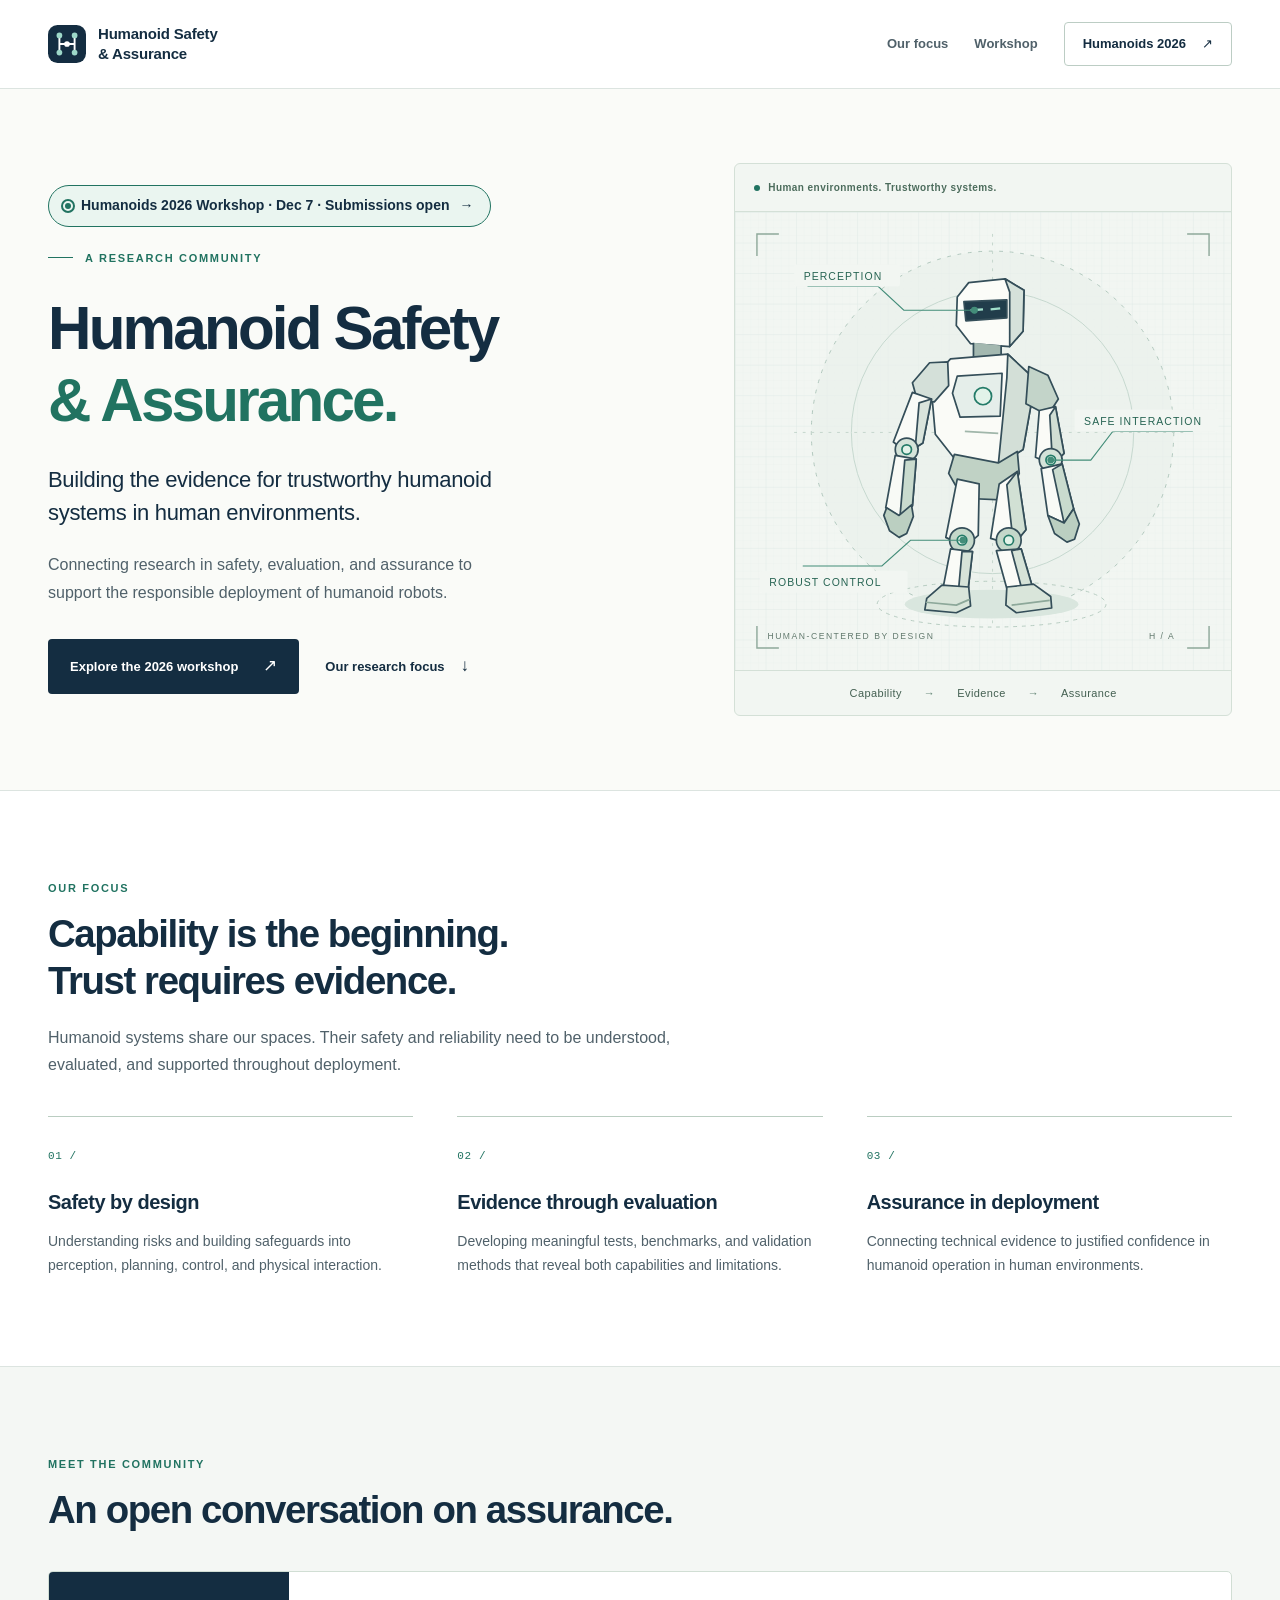
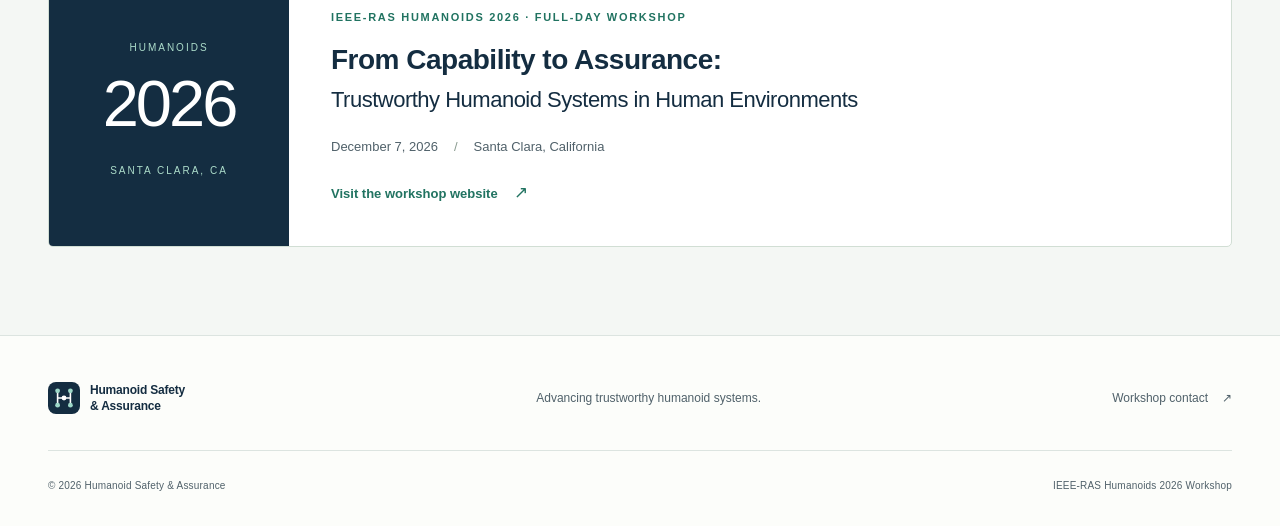
<file: index.html>
<!DOCTYPE html>
<html lang="en">
<head>
  <meta charset="UTF-8">
  <meta name="viewport" content="width=device-width, initial-scale=1.0">
  <meta name="description" content="A research community dedicated to the safety, assurance, evaluation, and trustworthy deployment of humanoid systems. Explore our IEEE-RAS Humanoids 2026 workshop.">
  <meta name="theme-color" content="#142d41">
  <meta property="og:title" content="Humanoid Safety &amp; Assurance">
  <meta property="og:description" content="Building the evidence for trustworthy humanoid systems in human environments.">
  <meta property="og:type" content="website">
  <title>Humanoid Safety &amp; Assurance</title>
  <link rel="icon" href="assets/images/mark.svg" type="image/svg+xml">
  <link rel="stylesheet" href="assets/css/site.css?v=b49c71e280d5">
  <script src="assets/js/site.js" defer></script>
</head>
<body>
  <a class="skip-link" href="#main">Skip to content</a>
  <header class="site-header">
    <div class="container header-inner">
      <a class="brand" href="./" aria-label="Humanoid Safety and Assurance home">
        <img src="assets/images/mark.svg" width="38" height="38" alt="">
        <span>Humanoid Safety<span class="brand-second-line">&amp; Assurance</span></span>
      </a>
      <button class="menu-toggle" type="button" aria-expanded="false" aria-controls="primary-navigation" aria-label="Open navigation">
        <span>Menu</span><span class="menu-icon" aria-hidden="true"></span>
      </button>
      <nav class="site-nav" id="primary-navigation" aria-label="Main navigation">
        <a href="#focus">Our focus</a>
        <a href="#workshop">Workshop</a>
        <a class="nav-action" href="humanoids2026/">Humanoids 2026 <span aria-hidden="true">↗</span></a>
      </nav>
    </div>
  </header>

  <main id="main">
    <section class="hero home-hero" aria-labelledby="home-title">
      <div class="container hero-grid">
        <div class="hero-copy">
          <a class="announce-pill" href="humanoids2026/"><span class="status-dot" aria-hidden="true"></span> Humanoids 2026 Workshop · Dec 7 · Submissions open <span aria-hidden="true">→</span></a>
          <p class="eyebrow"><span class="eyebrow-line" aria-hidden="true"></span> A research community</p>
          <h1 id="home-title">Humanoid Safety<br><span class="text-teal">&amp; Assurance.</span></h1>
          <p class="hero-intro">Building the evidence for trustworthy humanoid systems in human environments.</p>
          <p class="hero-description">Connecting research in safety, evaluation, and assurance to support the responsible deployment of humanoid robots.</p>
          <div class="hero-actions">
            <a class="button button-primary" href="humanoids2026/">Explore the 2026 workshop <span aria-hidden="true">↗</span></a>
            <a class="text-link" href="#focus">Our research focus <span aria-hidden="true">↓</span></a>
          </div>
        </div>
        <figure class="hero-figure">
          <div class="figure-heading"><span class="status-dot" aria-hidden="true"></span> Human environments. Trustworthy systems.</div>
          <img src="assets/images/assurance-figure.svg" width="520" height="480" alt="A humanoid robot within an assurance boundary, with callouts for perception, safe interaction, and robust control.">
          <figcaption><span>Capability</span><span aria-hidden="true">→</span><span>Evidence</span><span aria-hidden="true">→</span><span>Assurance</span></figcaption>
        </figure>
      </div>
    </section>

    <section class="section" id="focus" aria-labelledby="focus-title">
      <div class="container">
        <div class="section-heading">
          <p class="eyebrow">Our focus</p>
          <h2 id="focus-title">Capability is the beginning.<br>Trust requires evidence.</h2>
          <p class="section-intro">Humanoid systems share our spaces. Their safety and reliability need to be understood, evaluated, and supported throughout deployment.</p>
        </div>
        <div class="focus-grid">
          <article class="focus-item">
            <span class="item-number">01 /</span>
            <h3>Safety by design</h3>
            <p>Understanding risks and building safeguards into perception, planning, control, and physical interaction.</p>
          </article>
          <article class="focus-item">
            <span class="item-number">02 /</span>
            <h3>Evidence through evaluation</h3>
            <p>Developing meaningful tests, benchmarks, and validation methods that reveal both capabilities and limitations.</p>
          </article>
          <article class="focus-item">
            <span class="item-number">03 /</span>
            <h3>Assurance in deployment</h3>
            <p>Connecting technical evidence to justified confidence in humanoid operation in human environments.</p>
          </article>
        </div>
      </div>
    </section>

    <section class="section section-tinted" id="workshop" aria-labelledby="event-title">
      <div class="container">
        <div class="section-heading compact-heading">
          <p class="eyebrow">Meet the community</p>
          <h2 id="event-title">An open conversation on assurance.</h2>
        </div>
        <article class="event-card">
          <div class="event-year" aria-hidden="true">
            <span>HUMANOIDS</span>
            <strong>2026</strong>
            <span>SANTA CLARA, CA</span>
          </div>
          <div class="event-copy">
            <p class="eyebrow">IEEE-RAS Humanoids 2026 · Full-day workshop</p>
            <h3>
              <a href="humanoids2026/">
                From Capability to Assurance:<br>
                <span>Trustworthy Humanoid Systems in Human Environments</span>
              </a>
            </h3>
            <p class="event-details">
              <time datetime="2026-12-07">December 7, 2026</time>
              <span aria-hidden="true">/</span>
              Santa Clara, California
            </p>
            <a class="text-link" href="humanoids2026/">Visit the workshop website <span aria-hidden="true">↗</span></a>
          </div>
        </article>
      </div>
    </section>
  </main>

  <footer class="site-footer">
    <div class="container footer-main">
      <a class="brand" href="./">
        <img src="assets/images/mark.svg" width="32" height="32" alt="">
        <span>Humanoid Safety<span class="brand-second-line">&amp; Assurance</span></span>
      </a>
      <p>Advancing trustworthy humanoid systems.</p>
      <a href="humanoids2026/#contact">Workshop contact <span aria-hidden="true">↗</span></a>
    </div>
    <div class="container footer-bottom">
      <span>© 2026 Humanoid Safety &amp; Assurance</span>
      <a href="humanoids2026/">IEEE-RAS Humanoids 2026 Workshop</a>
    </div>
  </footer>
</body>
</html>
</file>
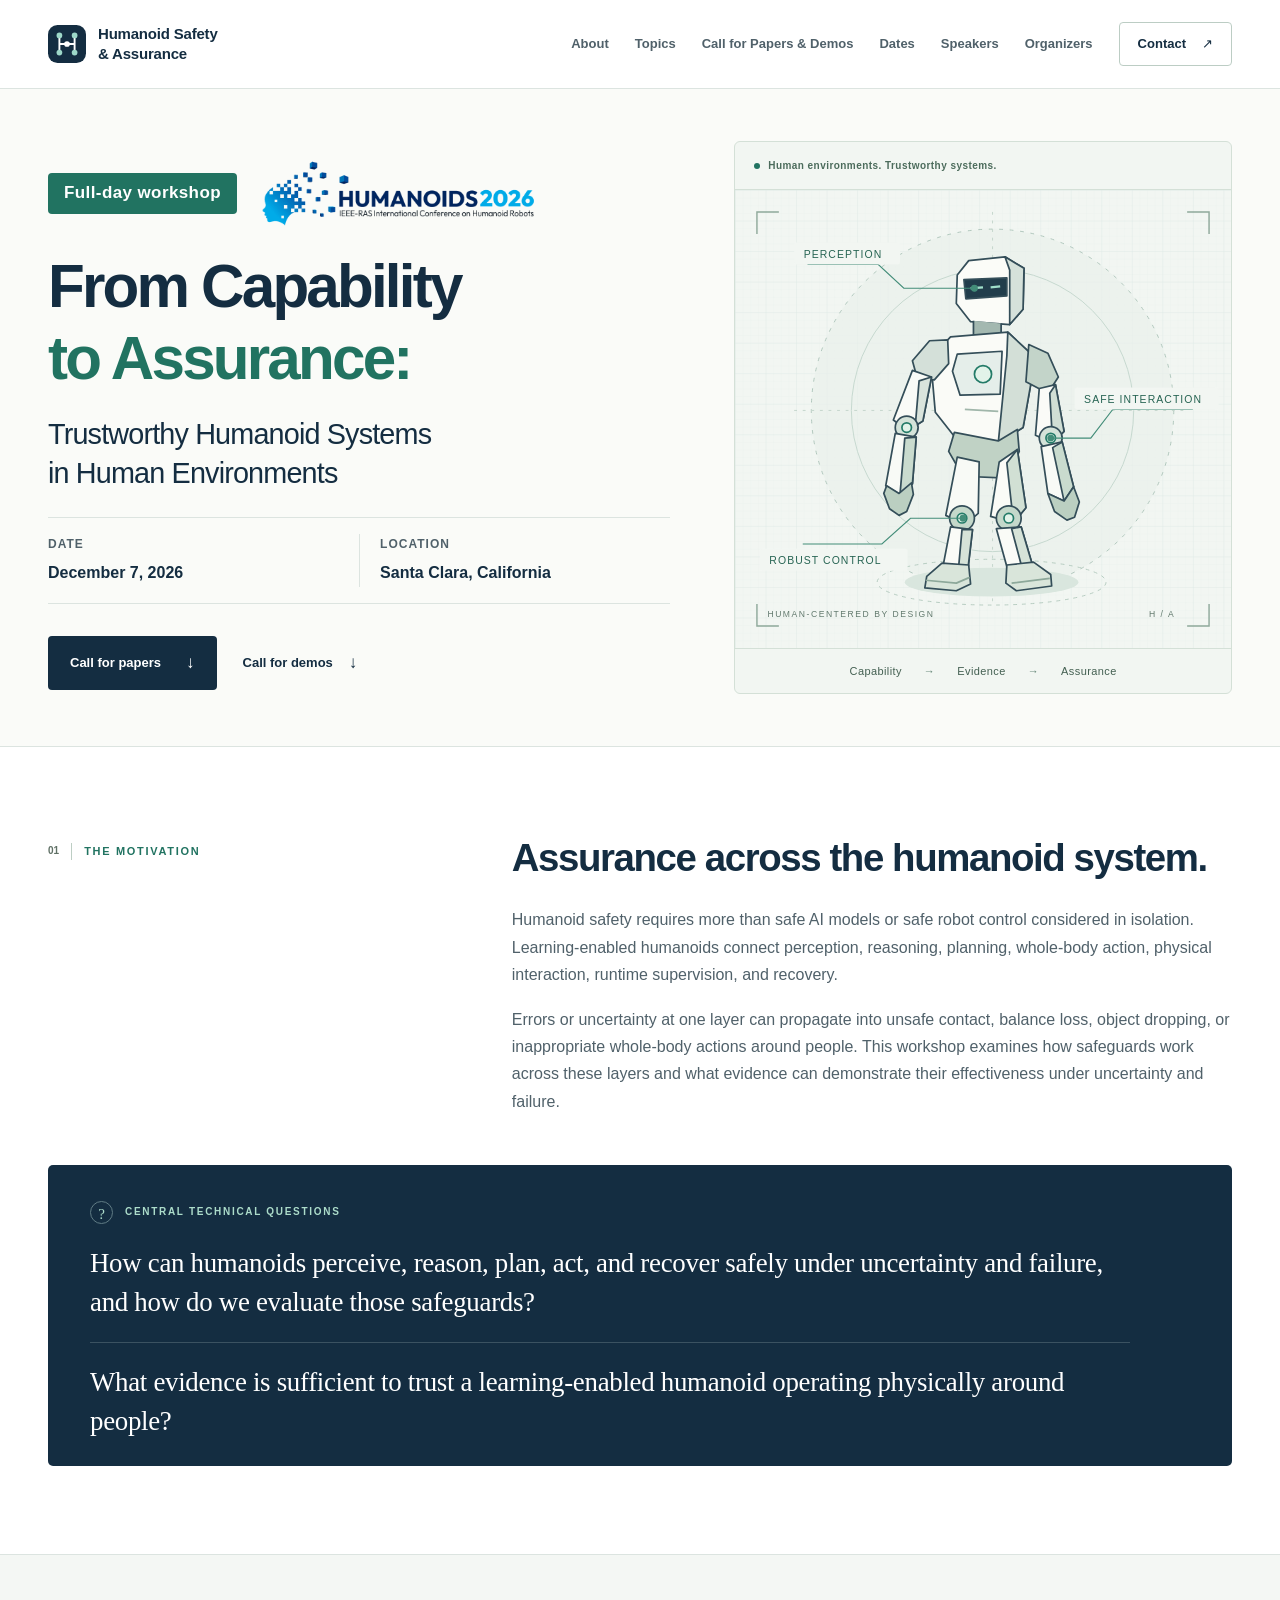
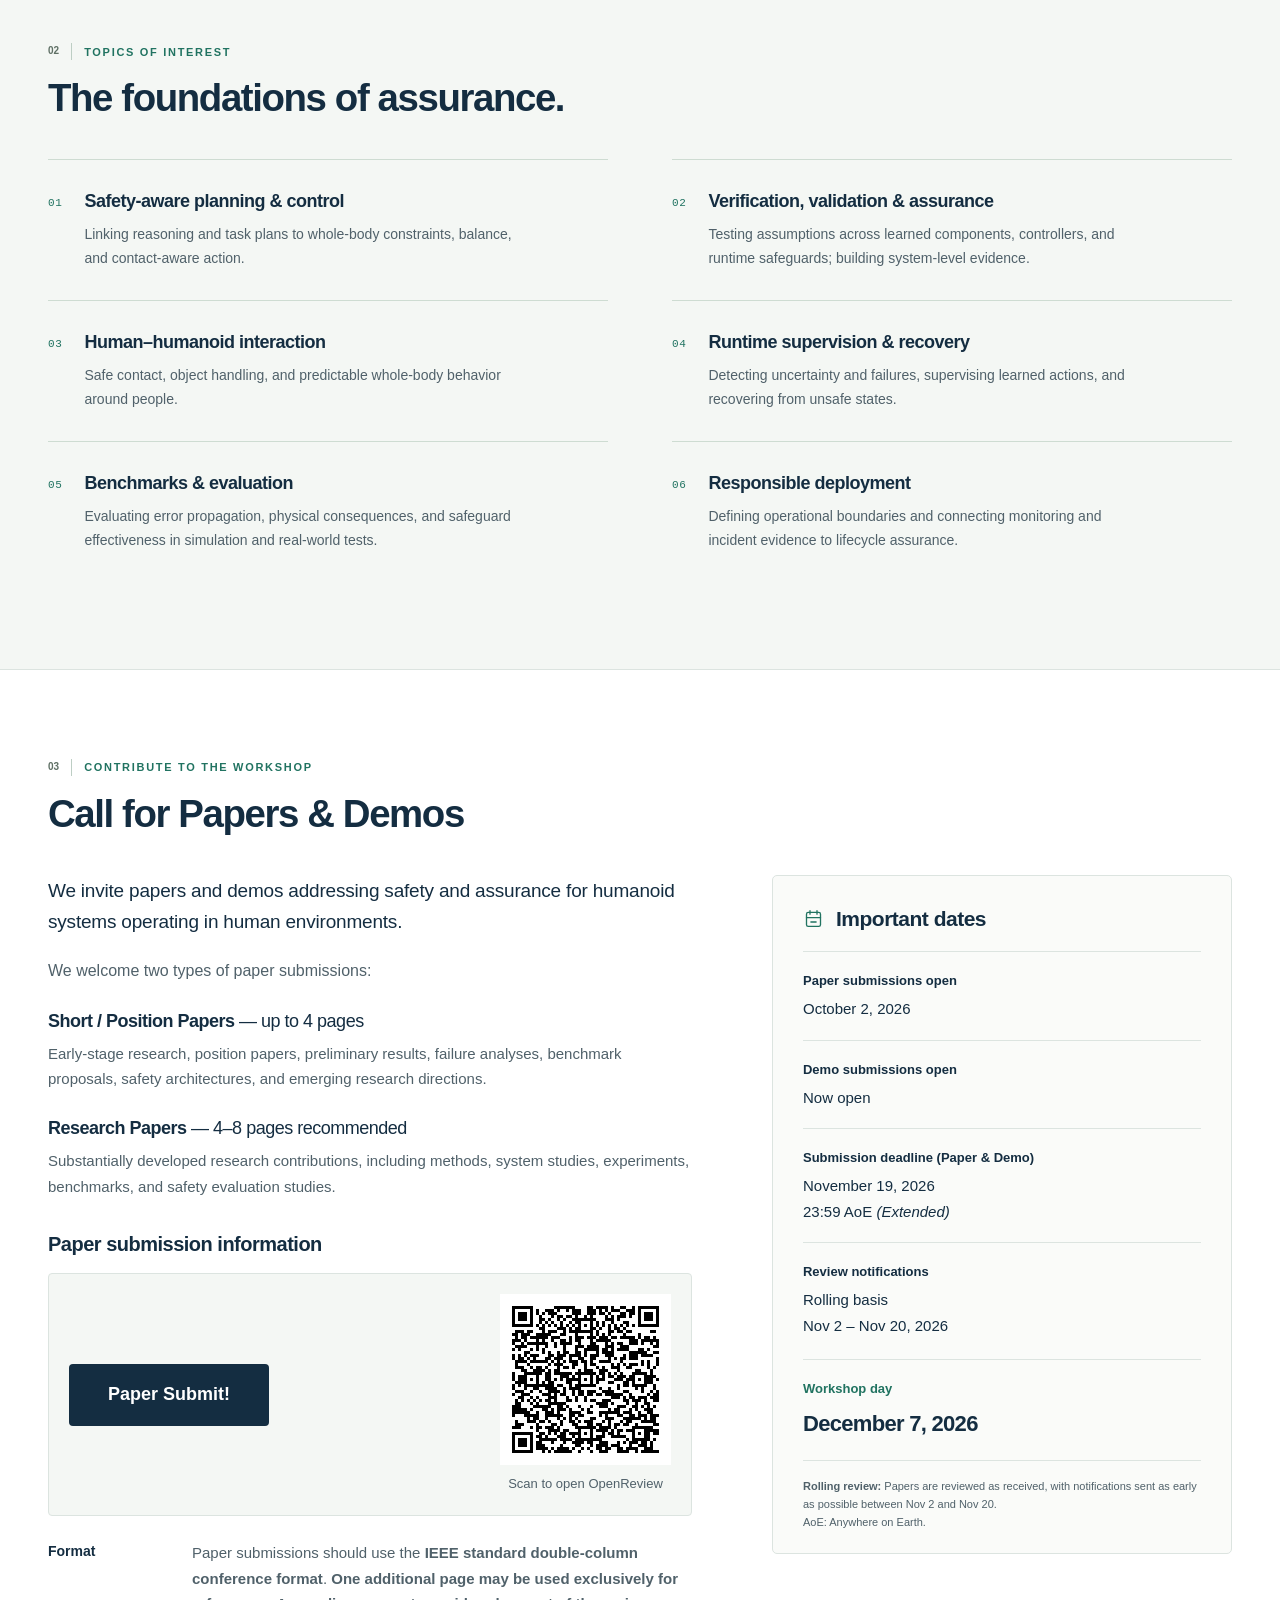
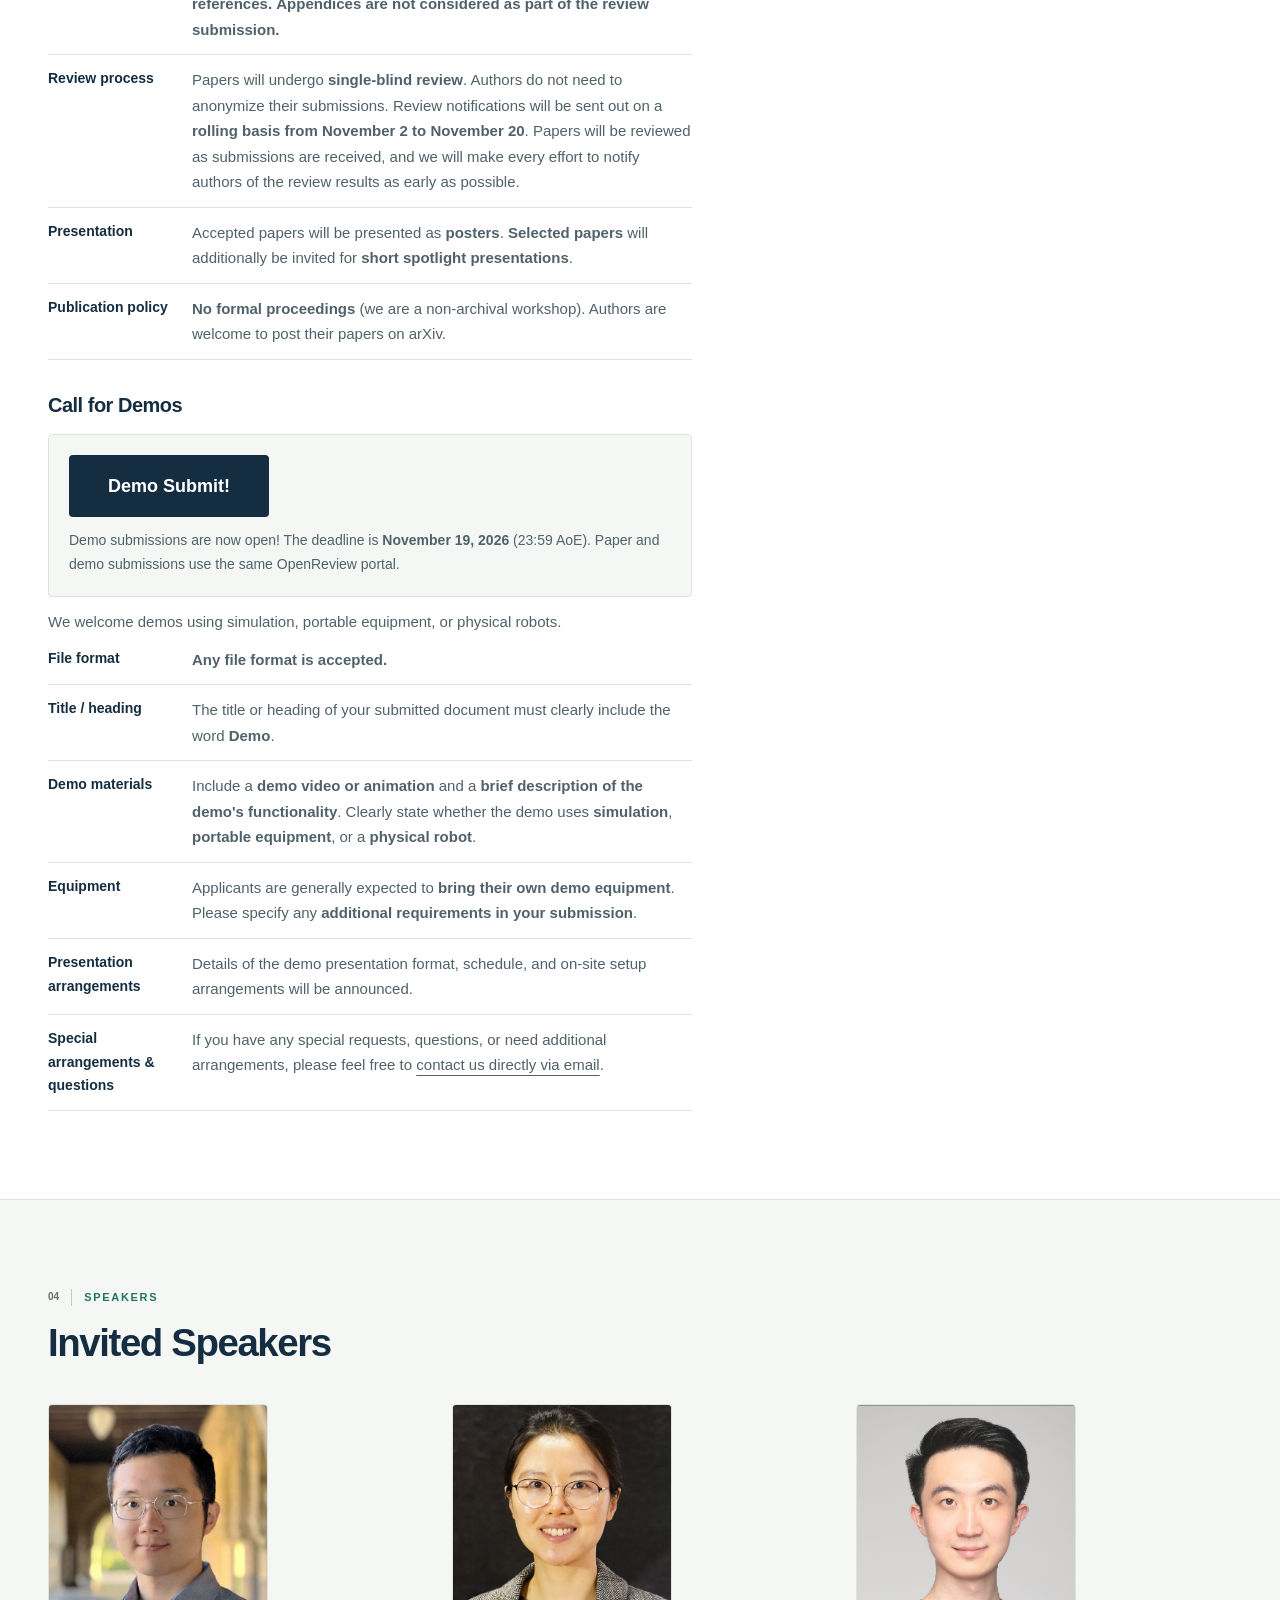
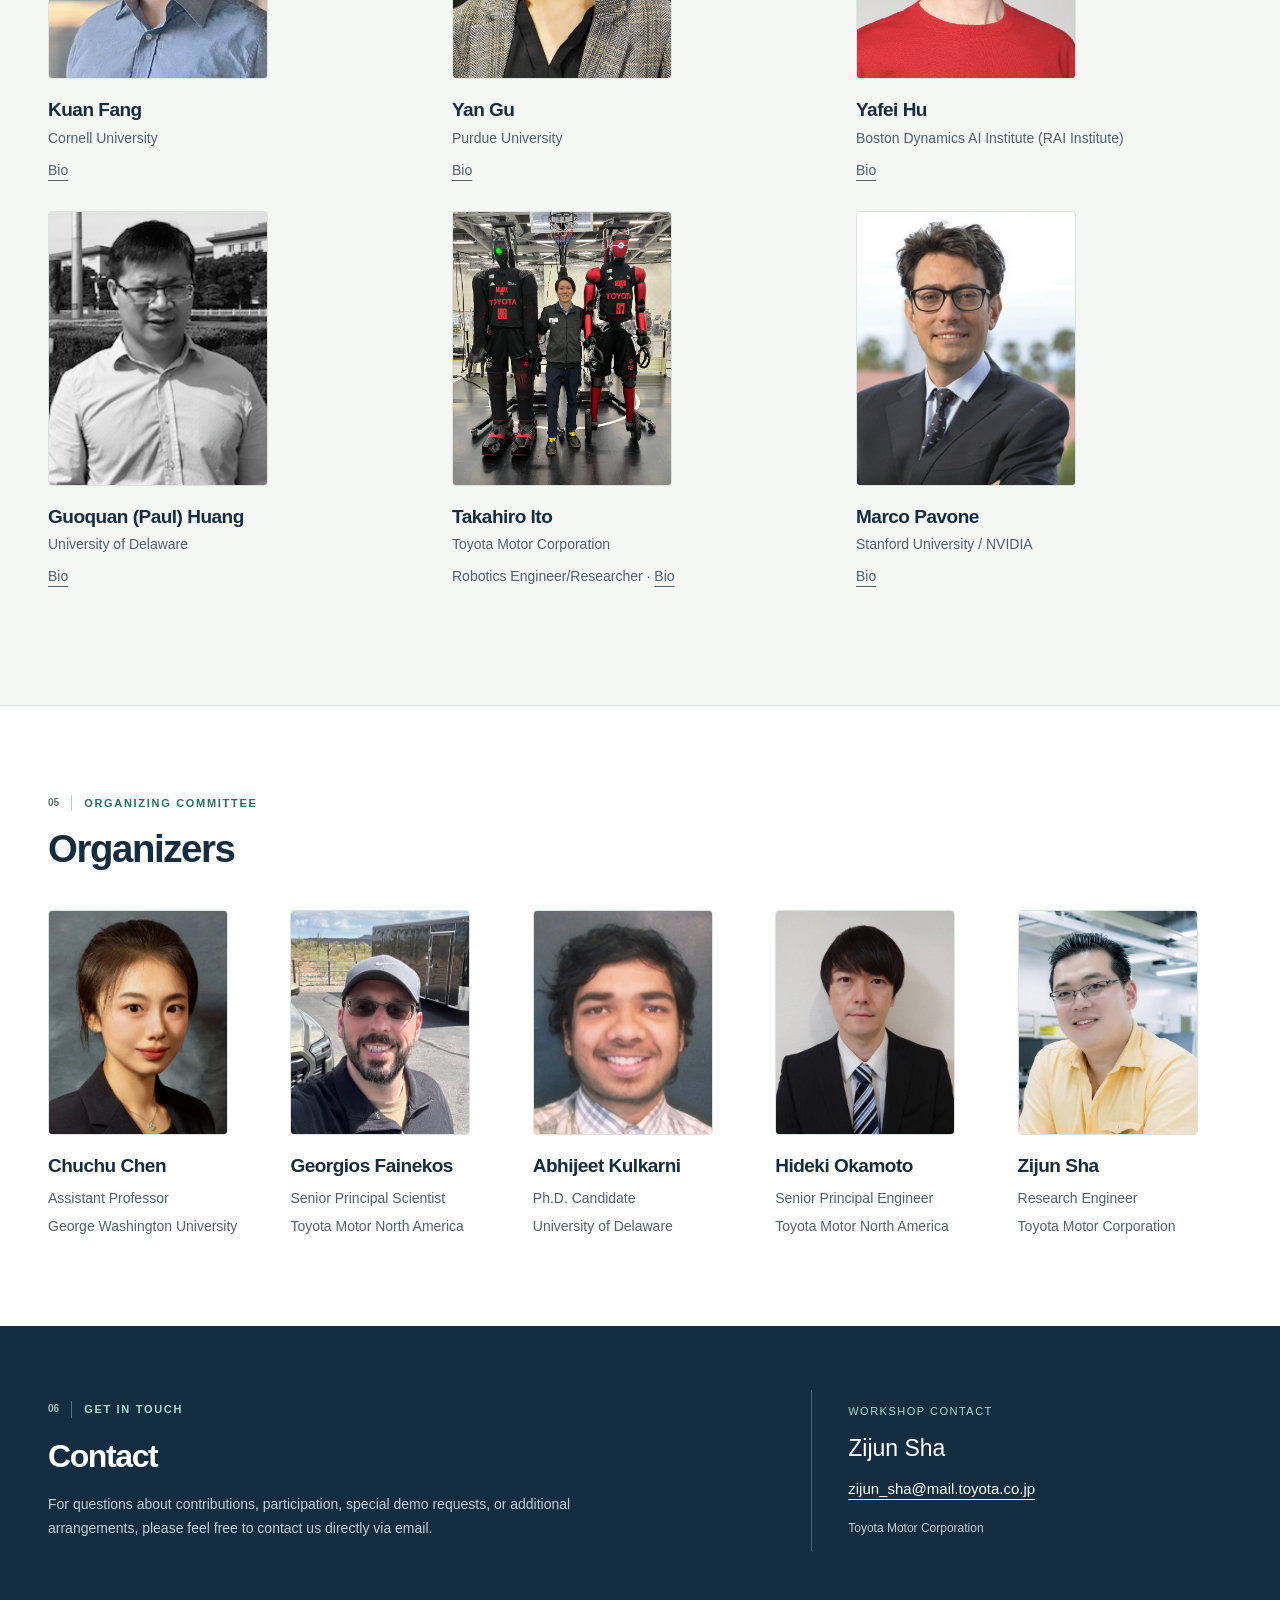
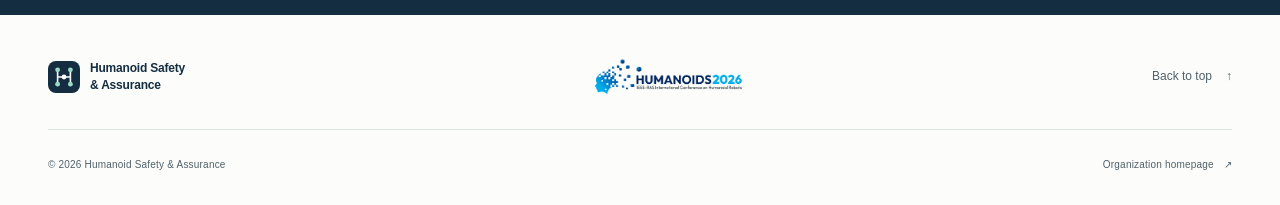
<file: humanoids2026/index.html>
<!DOCTYPE html>
<html lang="en">
<head>
  <meta charset="UTF-8">
  <meta name="viewport" content="width=device-width, initial-scale=1.0">
  <meta name="description" content="From Capability to Assurance: Trustworthy Humanoid Systems in Human Environments. An IEEE-RAS Humanoids 2026 full-day workshop on December 7, 2026, in Santa Clara, California.">
  <meta name="theme-color" content="#142d41">
  <meta property="og:title" content="From Capability to Assurance | Humanoids 2026 Workshop">
  <meta property="og:description" content="Trustworthy Humanoid Systems in Human Environments. December 7, 2026 · Santa Clara, California · Full-day workshop.">
  <meta property="og:type" content="website">
  <title>From Capability to Assurance | IEEE-RAS Humanoids 2026 Workshop</title>
  <link rel="icon" href="../assets/images/mark.svg" type="image/svg+xml">
  <link rel="stylesheet" href="../assets/css/site.css?v=b49c71e280d5">
  <script src="../assets/js/site.js" defer></script>
</head>
<body>
  <a class="skip-link" href="#main">Skip to content</a>
  <header class="site-header">
    <div class="container header-inner">
      <a class="brand" href="../" aria-label="Humanoid Safety and Assurance home">
        <img src="../assets/images/mark.svg" width="38" height="38" alt="">
        <span>Humanoid Safety<span class="brand-second-line">&amp; Assurance</span></span>
      </a>
      <button class="menu-toggle" type="button" aria-expanded="false" aria-controls="primary-navigation" aria-label="Open navigation">
        <span>Menu</span><span class="menu-icon" aria-hidden="true"></span>
      </button>
      <nav class="site-nav" id="primary-navigation" aria-label="Workshop navigation">
        <a href="#overview">About</a>
        <a href="#topics">Topics</a>
        <a href="#call-for-papers">Call for Papers &amp; Demos</a>
        <a href="#important-dates">Dates</a>
        <a href="#speakers">Speakers</a>
        <a href="#organizers">Organizers</a>
        <a class="nav-action" href="#contact">Contact <span aria-hidden="true">↗</span></a>
      </nav>
    </div>
  </header>

  <main id="main">
    <section class="hero workshop-hero" id="top" aria-labelledby="workshop-title">
      <div class="container hero-grid">
        <div class="hero-copy">
          <div class="workshop-badges">
            <p class="workshop-type">Full-day workshop</p>
            <a class="conference-logo-link" href="https://2026.ieee-humanoids.org/" target="_blank" rel="noopener" aria-label="IEEE-RAS Humanoids 2026 conference website">
              <img class="conference-logo" src="../assets/images/humanoids_logo.png" width="788" height="198" alt="IEEE-RAS Humanoids 2026: International Conference on Humanoid Robots">
            </a>
          </div>
          <h1 id="workshop-title">
            From Capability<br>
            <span class="text-teal">to Assurance:</span>
            <span class="hero-subtitle">Trustworthy Humanoid Systems<br class="desktop-break"> in Human Environments</span>
          </h1>
          <dl class="event-meta">
            <div>
              <dt>Date</dt>
              <dd><time datetime="2026-12-07">December 7, 2026</time></dd>
            </div>
            <div>
              <dt>Location</dt>
              <dd>Santa Clara, California</dd>
            </div>
          </dl>
          <div class="hero-actions">
            <a class="button button-primary" href="#call-for-papers">Call for papers <span aria-hidden="true">↓</span></a>
            <a class="text-link" href="#call-for-demos">Call for demos <span aria-hidden="true">↓</span></a>
          </div>
        </div>
        <figure class="hero-figure">
          <div class="figure-heading"><span class="status-dot" aria-hidden="true"></span> Human environments. Trustworthy systems.</div>
          <img src="../assets/images/assurance-figure.svg" width="520" height="480" alt="A humanoid robot within an assurance boundary, with callouts for perception, safe interaction, and robust control.">
          <figcaption><span>Capability</span><span aria-hidden="true">→</span><span>Evidence</span><span aria-hidden="true">→</span><span>Assurance</span></figcaption>
        </figure>
      </div>
    </section>

    <section class="section" id="overview" aria-labelledby="overview-title">
      <div class="container">
        <div class="editorial-grid">
          <p class="eyebrow section-label"><span class="section-index">01</span> The motivation</p>
          <div class="editorial-copy">
            <h2 id="overview-title">Assurance across the humanoid system.</h2>
            <p>
              Humanoid safety requires more than safe AI models or safe robot control
              considered in isolation. Learning-enabled humanoids connect perception,
              reasoning, planning, whole-body action, physical interaction, runtime
              supervision, and recovery.
            </p>
            <p>
              Errors or uncertainty at one layer can propagate into unsafe contact,
              balance loss, object dropping, or inappropriate whole-body actions around
              people. This workshop examines how safeguards work across these layers
              and what evidence can demonstrate their effectiveness under uncertainty
              and failure.
            </p>
          </div>
        </div>
        <div class="question-panel">
          <div class="question-label">
            <span class="question-symbol" aria-hidden="true">?</span>
            <p class="eyebrow">Central technical questions</p>
          </div>
          <h3>
            How can humanoids perceive, reason, plan, act, and recover safely
            under uncertainty and failure, and how do we evaluate those safeguards?
          </h3>
          <h3 class="complementary-question">
            What evidence is sufficient to trust a learning-enabled humanoid
            operating physically around people?
          </h3>
        </div>
      </div>
    </section>

    <section class="section section-tinted" id="topics" aria-labelledby="topics-title">
      <div class="container">
        <div class="section-heading heading-with-aside">
          <div>
            <p class="eyebrow"><span class="section-index">02</span> Topics of interest</p>
            <h2 id="topics-title">The foundations of assurance.</h2>
          </div>
        </div>
        <div class="topics-grid">
          <article class="topic-item">
            <span class="item-number">01</span>
            <div>
              <h3>Safety-aware planning &amp; control</h3>
              <p>Linking reasoning and task plans to whole-body constraints, balance, and contact-aware action.</p>
            </div>
          </article>
          <article class="topic-item">
            <span class="item-number">02</span>
            <div>
              <h3>Verification, validation &amp; assurance</h3>
              <p>Testing assumptions across learned components, controllers, and runtime safeguards; building system-level evidence.</p>
            </div>
          </article>
          <article class="topic-item">
            <span class="item-number">03</span>
            <div>
              <h3>Human–humanoid interaction</h3>
              <p>Safe contact, object handling, and predictable whole-body behavior around people.</p>
            </div>
          </article>
          <article class="topic-item">
            <span class="item-number">04</span>
            <div>
              <h3>Runtime supervision &amp; recovery</h3>
              <p>Detecting uncertainty and failures, supervising learned actions, and recovering from unsafe states.</p>
            </div>
          </article>
          <article class="topic-item">
            <span class="item-number">05</span>
            <div>
              <h3>Benchmarks &amp; evaluation</h3>
              <p>Evaluating error propagation, physical consequences, and safeguard effectiveness in simulation and real-world tests.</p>
            </div>
          </article>
          <article class="topic-item">
            <span class="item-number">06</span>
            <div>
              <h3>Responsible deployment</h3>
              <p>Defining operational boundaries and connecting monitoring and incident evidence to lifecycle assurance.</p>
            </div>
          </article>
        </div>
      </div>
    </section>

    <section class="section" id="call-for-papers" aria-labelledby="cfp-title">
      <div class="container">
        <div class="section-heading">
          <p class="eyebrow"><span class="section-index">03</span> Contribute to the workshop</p>
          <h2 id="cfp-title">Call for Papers &amp; Demos</h2>
        </div>
        <div class="participation-grid">
          <div class="participation-copy">
            <p class="lead">
              We invite papers and demos addressing safety and assurance for humanoid
              systems operating in human environments.
            </p>
            <p>We welcome two types of paper submissions:</p>
            <div class="submission-types">
              <div>
                <h3>Short / Position Papers <span>— up to 4 pages</span></h3>
                <p>
                  Early-stage research, position papers, preliminary results, failure
                  analyses, benchmark proposals, safety architectures, and emerging
                  research directions.
                </p>
              </div>
              <div>
                <h3>Research Papers <span>— 4–8 pages recommended</span></h3>
                <p>
                  Substantially developed research contributions, including methods,
                  system studies, experiments, benchmarks, and safety evaluation studies.
                </p>
              </div>
            </div>
            <div class="submission-info" id="submission" aria-labelledby="submission-title">
              <h3 id="submission-title">Paper submission information</h3>
              <div class="submission-portal">
                <div class="submission-portal-copy">
                  <a class="button button-primary" href="https://openreview.net/group?id=IEEE.org/RAS/Humanoids/2026/Workshop/Trustworthy_Humanoid_Systems">
                    Paper Submit!
                  </a>
                </div>
                <figure class="submission-qr">
                  <a href="https://openreview.net/group?id=IEEE.org/RAS/Humanoids/2026/Workshop/Trustworthy_Humanoid_Systems" aria-label="Open the paper and demo submission portal on OpenReview">
                    <img src="../assets/images/openreview-submission-qr.svg" width="228" height="228"
                         alt="QR code for the OpenReview paper and demo submission portal" loading="lazy">
                  </a>
                  <figcaption>Scan to open OpenReview</figcaption>
                </figure>
              </div>
              <dl class="submission-requirements">
                <div>
                  <dt>Format</dt>
                  <dd>
                    Paper submissions should use the <strong>IEEE standard double-column
                    conference format</strong>.
                    <strong>One additional page may be used exclusively for references.</strong>
                    <strong>Appendices are not considered as part of the review submission.</strong>
                  </dd>
                </div>
                <div>
                  <dt>Review process</dt>
                  <dd>
                    Papers will undergo <strong>single-blind review</strong>.
                    Authors do not need to anonymize their submissions.
                    Review notifications will be sent out on a <strong>rolling basis from November 2 to November 20</strong>.
                    Papers will be reviewed as submissions are received, and we will make every effort to notify authors of the review results as early as possible.
                  </dd>
                </div>
                <div>
                  <dt>Presentation</dt>
                  <dd>
                    Accepted papers will be presented as <strong>posters</strong>.
                    <strong>Selected papers</strong> will additionally be invited for
                    <strong>short spotlight presentations</strong>.
                  </dd>
                </div>
                <div>
                  <dt>Publication policy</dt>
                  <dd>
                    <strong>No formal proceedings</strong> (we are a non-archival workshop).
                    Authors are welcome to post their papers on arXiv.
                  </dd>
                </div>
              </dl>
            </div>
            <section class="submission-info" id="call-for-demos" aria-labelledby="demos-title">
              <h3 id="demos-title">Call for Demos</h3>
              <div class="submission-portal">
                <div class="submission-portal-copy">
                  <a class="button button-primary" href="https://openreview.net/group?id=IEEE.org/RAS/Humanoids/2026/Workshop/Trustworthy_Humanoid_Systems">
                    Demo Submit!
                  </a>
                  <p class="submission-portal-note">
                    Demo submissions are now open! The deadline is <strong>November 19, 2026</strong> (23:59 AoE). Paper and demo submissions use the same OpenReview portal.
                  </p>
                </div>
              </div>
              <p>
                We welcome demos using simulation, portable equipment, or physical robots.
              </p>
              <dl class="submission-requirements">
                <div>
                  <dt>File format</dt>
                  <dd><strong>Any file format is accepted.</strong></dd>
                </div>
                <div>
                  <dt>Title / heading</dt>
                  <dd>
                    The title or heading of your submitted document must clearly
                    include the word <strong>Demo</strong>.
                  </dd>
                </div>
                <div>
                  <dt>Demo materials</dt>
                  <dd>
                    Include a <strong>demo video or animation</strong> and a
                    <strong>brief description of the demo's functionality</strong>.
                    Clearly state whether the demo uses <strong>simulation</strong>,
                    <strong>portable equipment</strong>, or a <strong>physical robot</strong>.
                  </dd>
                </div>
                <div>
                  <dt>Equipment</dt>
                  <dd>
                    Applicants are generally expected to <strong>bring their own
                    demo equipment</strong>. Please specify any <strong>additional
                    requirements in your submission</strong>.
                  </dd>
                </div>
                <div>
                  <dt>Presentation arrangements</dt>
                  <dd>
                    Details of the demo presentation format, schedule, and on-site
                    setup arrangements will be announced.
                  </dd>
                </div>
                <div>
                  <dt>Special arrangements &amp; questions</dt>
                  <dd>
                    If you have any special requests, questions, or need additional arrangements, please feel free to <a href="#contact">contact us directly via email</a>.
                  </dd>
                </div>
              </dl>
            </section>
          </div>
          <aside class="dates-panel" id="important-dates" aria-labelledby="dates-title">
            <div class="panel-heading">
              <svg viewBox="0 0 24 24" aria-hidden="true">
                <rect x="4" y="5" width="16" height="16" rx="2"/>
                <path d="M8 3v4m8-4v4M4 11h16m-11 5h6"/>
              </svg>
              <h3 id="dates-title">Important dates</h3>
            </div>
            <dl class="dates-list">
              <div>
                <dt>Paper submissions open</dt>
                <dd><time datetime="2026-10-02">October 2, 2026</time></dd>
              </div>
              <div>
                <dt>Demo submissions open</dt>
                <dd>Now open</dd>
              </div>
              <div>
                <dt>Submission deadline (Paper &amp; Demo)</dt>
                <dd>
                  <time datetime="2026-11-15">November 19, 2026</time><br>
                  23:59 AoE <em>(Extended)</em>
                </dd>
              </div>
              <div>
                <dt>Review notifications</dt>
                <dd>
                  Rolling basis<br>
                  <time datetime="2026-11-02">Nov 2</time> – <time datetime="2026-11-20">Nov 20, 2026</time>
                </dd>
              </div>
              <div class="confirmed-date">
                <dt>Workshop day</dt>
                <dd><time datetime="2026-12-07">December 7, 2026</time></dd>
              </div>
            </dl>
            <p class="panel-note">
              <strong>Rolling review:</strong> Papers are reviewed as received, with notifications sent as early as possible between Nov 2 and Nov 20.<br>
              AoE: Anywhere on Earth.
            </p>
          </aside>
        </div>
      </div>
    </section>

    <section class="section section-tinted" id="speakers" aria-labelledby="speakers-title">
      <div class="container">
        <div class="section-heading compact-heading">
          <p class="eyebrow"><span class="section-index">04</span> Speakers</p>
          <h2 id="speakers-title">Invited Speakers</h2>
        </div>
        <div class="organizer-grid speaker-grid">
          <article class="organizer-card" aria-labelledby="speaker-kuan-fang">
            <img class="organizer-photo" src="../assets/images/speakers/kuan-fang.jpg"
                 width="768" height="768" alt="Kuan Fang" loading="lazy" decoding="async">
            <div class="organizer-details">
              <h3 id="speaker-kuan-fang">Kuan Fang</h3>
              <p class="organizer-affiliation">Cornell University</p>
              <p class="organizer-role"><a href="https://kuanfang.github.io/" target="_blank" rel="noopener">Bio</a></p>
            </div>
          </article>
          <article class="organizer-card" aria-labelledby="speaker-yan-gu">
            <img class="organizer-photo" src="../assets/images/speakers/yan-gu.jpg"
                 width="1187" height="1567" alt="Yan Gu" loading="lazy" decoding="async">
            <div class="organizer-details">
              <h3 id="speaker-yan-gu">Yan Gu</h3>
              <p class="organizer-affiliation">Purdue University</p>
              <p class="organizer-role"><a href="https://www.thetracelab.com/ygu.html" target="_blank" rel="noopener">Bio</a></p>
            </div>
          </article>
          <article class="organizer-card" aria-labelledby="speaker-yafei-hu">
            <img class="organizer-photo" src="../assets/images/speakers/yafei-hu.png"
                 width="977" height="988" alt="Yafei Hu" loading="lazy" decoding="async">
            <div class="organizer-details">
              <h3 id="speaker-yafei-hu">Yafei Hu</h3>
              <p class="organizer-affiliation">Boston Dynamics AI Institute (RAI Institute)</p>
              <p class="organizer-role"><a href="https://jeffreyyh.github.io/" target="_blank" rel="noopener">Bio</a></p>
            </div>
          </article>
          <article class="organizer-card" aria-labelledby="speaker-paul-huang">
            <img class="organizer-photo" src="../assets/images/speakers/paul-huang.png"
                 width="222" height="240" alt="Guoquan (Paul) Huang" loading="lazy" decoding="async">
            <div class="organizer-details">
              <h3 id="speaker-paul-huang">Guoquan (Paul) Huang</h3>
              <p class="organizer-affiliation">University of Delaware</p>
              <p class="organizer-role"><a href="https://udel.edu/~ghuang/" target="_blank" rel="noopener">Bio</a></p>
            </div>
          </article>
          <article class="organizer-card" aria-labelledby="speaker-takahiro-ito">
            <img class="organizer-photo" src="../assets/images/speakers/takahiro-ito.jpg"
                 width="767" height="1024" alt="Takahiro Ito" loading="lazy" decoding="async">
            <div class="organizer-details">
              <h3 id="speaker-takahiro-ito">Takahiro Ito</h3>
              <p class="organizer-affiliation">Toyota Motor Corporation</p>
              <p class="organizer-role">Robotics Engineer/Researcher · <a href="https://www.linkedin.com/in/takahiro-ito-a6b304202/" target="_blank" rel="noopener">Bio</a></p>
            </div>
          </article>
          <article class="organizer-card" aria-labelledby="speaker-marco-pavone">
            <img class="organizer-photo" src="../assets/images/speakers/marco-pavone.jpg"
                 width="700" height="700" alt="Marco Pavone" loading="lazy" decoding="async">
            <div class="organizer-details">
              <h3 id="speaker-marco-pavone">Marco Pavone</h3>
              <p class="organizer-affiliation">Stanford University / NVIDIA</p>
              <p class="organizer-role"><a href="https://web.stanford.edu/~pavone/" target="_blank" rel="noopener">Bio</a></p>
            </div>
          </article>
        </div>
      </div>
    </section>

    <section class="section" id="organizers" aria-labelledby="organizers-title">
      <div class="container">
        <div class="section-heading">
          <p class="eyebrow"><span class="section-index">05</span> Organizing committee</p>
          <h2 id="organizers-title">Organizers</h2>
        </div>
        <!-- Names, roles, and affiliations follow the proposal; card order follows the organizer's request. -->
        <div class="organizer-grid">
          <article class="organizer-card" aria-labelledby="organizer-chuchu-chen">
            <img class="organizer-photo" src="../assets/images/organizers/chuchu-chen.jpg"
                 width="240" height="300" alt="Chuchu Chen" loading="lazy" decoding="async">
            <div class="organizer-details">
              <h3 id="organizer-chuchu-chen">Chuchu Chen</h3>
              <p class="organizer-role">Assistant Professor</p>
              <p class="organizer-affiliation">George Washington University</p>
            </div>
          </article>
          <article class="organizer-card" aria-labelledby="organizer-georgios-fainekos">
            <img class="organizer-photo" src="../assets/images/organizers/georgios-fainekos.jpg"
                 width="240" height="300" alt="Georgios Fainekos" loading="lazy" decoding="async">
            <div class="organizer-details">
              <h3 id="organizer-georgios-fainekos">Georgios Fainekos</h3>
              <p class="organizer-role">Senior Principal Scientist</p>
              <p class="organizer-affiliation">Toyota Motor North America</p>
            </div>
          </article>
          <article class="organizer-card" aria-labelledby="organizer-abhijeet-kulkarni">
            <img class="organizer-photo" src="../assets/images/organizers/abhijeet.jpeg"
                 width="240" height="300" alt="Abhijeet Kulkarni" loading="lazy" decoding="async">
            <div class="organizer-details">
              <h3 id="organizer-abhijeet-kulkarni">Abhijeet Kulkarni</h3>
              <p class="organizer-role">Ph.D. Candidate</p>
              <p class="organizer-affiliation">University of Delaware</p>
            </div>
          </article>
          <article class="organizer-card" aria-labelledby="organizer-hideki-okamoto">
            <img class="organizer-photo" src="../assets/images/organizers/hideki-okamoto.jpg"
                 width="240" height="300" alt="Hideki Okamoto" loading="lazy" decoding="async">
            <div class="organizer-details">
              <h3 id="organizer-hideki-okamoto">Hideki Okamoto</h3>
              <p class="organizer-role">Senior Principal Engineer</p>
              <p class="organizer-affiliation">Toyota Motor North America</p>
            </div>
          </article>
          <article class="organizer-card" aria-labelledby="organizer-zijun-sha">
            <img class="organizer-photo" src="../assets/images/organizers/zijun-sha.jpg"
                 width="240" height="300" alt="Zijun Sha" loading="lazy" decoding="async">
            <div class="organizer-details">
              <h3 id="organizer-zijun-sha">Zijun Sha</h3>
              <p class="organizer-role">Research Engineer</p>
              <p class="organizer-affiliation">Toyota Motor Corporation</p>
            </div>
          </article>
        </div>
      </div>
    </section>

    <section class="contact-section" id="contact" aria-labelledby="contact-title">
      <div class="container contact-grid">
        <div>
          <p class="eyebrow"><span class="section-index">06</span> Get in touch</p>
          <h2 id="contact-title">Contact</h2>
          <p>For questions about contributions, participation, special demo requests, or additional arrangements, please feel free to contact us directly via email.</p>
        </div>
        <div class="contact-card">
          <span class="contact-label">Workshop contact</span>
          <strong>Zijun Sha</strong>
          <a class="contact-email" href="mailto:zijun_sha@mail.toyota.co.jp">zijun_sha@mail.toyota.co.jp</a>
          <p>Toyota Motor Corporation</p>
        </div>
      </div>
    </section>
  </main>

  <footer class="site-footer">
    <div class="container footer-main">
      <a class="brand" href="../">
        <img src="../assets/images/mark.svg" width="32" height="32" alt="">
        <span>Humanoid Safety<span class="brand-second-line">&amp; Assurance</span></span>
      </a>
      <a class="footer-conference-link" href="https://2026.ieee-humanoids.org/" target="_blank" rel="noopener" aria-label="IEEE-RAS Humanoids 2026 conference website">
        <img class="footer-conference-logo" src="../assets/images/humanoids_logo.png" width="788" height="198" alt="IEEE-RAS Humanoids 2026: International Conference on Humanoid Robots">
      </a>
      <a href="#top">Back to top <span aria-hidden="true">↑</span></a>
    </div>
    <div class="container footer-bottom">
      <span>© 2026 Humanoid Safety &amp; Assurance</span>
      <a href="../">Organization homepage <span aria-hidden="true">↗</span></a>
    </div>
  </footer>
</body>
</html>
</file>
<file: assets/css/site.css>
:root {
  color-scheme: light;
  --ink: #142d41;
  --body: #50616a;
  --teal: #217361;
  --teal-dark: #155748;
  --mint: #acdcca;
  --paper: #ffffff;
  --wash: #f4f7f4;
  --line: #dce4e0;
  --font: -apple-system, BlinkMacSystemFont, "Segoe UI", Helvetica, Arial, sans-serif;
}

* { box-sizing: border-box; }
html { scroll-behavior: smooth; scroll-padding-top: 110px; }
body { margin: 0; color: var(--body); background: var(--paper); font-family: var(--font); font-size: 16px; line-height: 1.7; -webkit-font-smoothing: antialiased; }
body, button { font-family: var(--font); }
::selection { background: #c9e7dc; color: var(--ink); }
a { color: inherit; text-decoration-thickness: 1px; text-underline-offset: 5px; }
a:hover { color: var(--teal); }
a, button { -webkit-tap-highlight-color: transparent; }
:focus-visible { outline: 3px solid var(--teal); outline-offset: 5px; }
button { font-size: inherit; }
img, svg { display: block; max-width: 100%; }
img { height: auto; }
figure, dl, dd { margin: 0; }
h1, h2, h3, p { margin: 0; }
h1, h2, h3 { color: var(--ink); font-weight: 600; line-height: 1.2; }
h1 { font-size: clamp(44px, 4.7vw, 64px); letter-spacing: -2.8px; }
h2 { font-size: clamp(30px, 3vw, 40px); letter-spacing: -1.4px; }
h3 { font-size: 21px; letter-spacing: -.5px; line-height: 1.35; }
p + p { margin-top: 18px; }
.container { width: min(1200px, calc(100% - 96px)); margin-inline: auto; }
.text-teal { color: var(--teal); }
.skip-link { position: fixed; z-index: 100; top: 12px; left: 16px; padding: 10px 20px; transform: translateY(-160%); color: white; background: var(--ink); border-radius: 4px; }
.skip-link:focus { transform: translateY(0); color: white; }

/* Shared identity and progressively enhanced navigation. */
.site-header { position: sticky; top: 0; z-index: 20; background: #fffffff5; border-bottom: 1px solid var(--line); backdrop-filter: blur(12px); }
.header-inner { min-height: 88px; display: flex; align-items: center; justify-content: space-between; gap: 36px; }
.brand { display: inline-flex; align-items: center; flex-shrink: 0; gap: 12px; color: var(--ink); font-size: 15px; font-weight: 650; letter-spacing: -.2px; line-height: 1.35; text-decoration: none; }
.brand-second-line { display: block; }
.brand img { flex-shrink: 0; }
.site-nav { display: flex; align-items: center; gap: 26px; }
.site-nav a { display: inline-flex; align-items: center; gap: 16px; min-height: 44px; font-size: 13px; font-weight: 550; text-decoration: none; white-space: nowrap; }
.site-nav a[aria-current="location"] { color: var(--teal); text-decoration: underline; text-underline-offset: 7px; }
.site-nav .nav-action { padding: 0 18px; border: 1px solid #bccdc4; border-radius: 4px; color: var(--ink); }
.site-nav .nav-action:hover { border-color: var(--teal); background: var(--wash); color: var(--teal); }
.menu-toggle { display: none; }

/* Hero, illustration, and workshop facts. */
.hero { background: #fafbf8; border-bottom: 1px solid var(--line); }
.hero-grid { display: grid; grid-template-columns: minmax(0, 1.25fr) minmax(0, 1fr); align-items: center; gap: 64px; padding-block: 64px; }
.workshop-hero .hero-grid { padding-block: 52px; }
.eyebrow { display: flex; align-items: center; gap: 12px; color: var(--teal); font-size: 11px; font-weight: 650; letter-spacing: 1.7px; line-height: 1.65; text-transform: uppercase; }
.eyebrow-line { height: 1px; width: 25px; background: var(--teal); flex-shrink: 0; }
.workshop-type { display: inline-block; margin: 14px 0 22px; padding: 6px 16px; border-radius: 4px; background: var(--teal); color: white; font-size: 17px; font-weight: 650; letter-spacing: .4px; }
.hero-subtitle { display: block; margin-top: 20px; font-size: clamp(24px, 2.25vw, 30px); font-weight: 450; letter-spacing: -.85px; line-height: 1.35; }
.hero-description { max-width: 480px; margin-top: 22px; font-size: 16px; line-height: 1.75; }
.hero-intro { margin-top: 26px; max-width: 490px; font-size: 22px; line-height: 1.5; color: var(--ink); letter-spacing: -.3px; }
.hero-actions { margin-top: 32px; display: flex; align-items: center; gap: 26px; flex-wrap: wrap; }
.button { display: inline-flex; min-height: 49px; align-items: center; justify-content: center; gap: 25px; padding: 12px 21px; border: 1px solid transparent; border-radius: 4px; font-size: 13px; font-weight: 600; text-decoration: none; transition: background .18s; }
.button-primary { color: white; background: var(--ink); }
.button-primary:hover { color: white; background: var(--teal-dark); }
.button span, .text-link span { font-size: 17px; font-weight: 400; }
.text-link { display: inline-flex; min-height: 44px; align-items: center; gap: 16px; font-size: 13px; color: var(--ink); font-weight: 600; text-decoration: none; }
.text-link:hover { color: var(--teal); text-decoration: underline; }
.hero-figure { align-self: center; width: 100%; border: 1px solid #d4e0d7; border-radius: 6px; overflow: hidden; background: #f2f6f2; }
.figure-heading { display: flex; align-items: center; gap: 8px; padding: 15px 19px; border-bottom: 1px solid #d4e0d7; color: #4c6c5c; font-size: 10px; font-weight: 550; letter-spacing: .45px; }
.status-dot { width: 6px; height: 6px; border-radius: 50%; background: var(--teal); flex-shrink: 0; }
.hero-figure img { width: 100%; }
.hero-figure figcaption { display: flex; align-items: center; justify-content: center; gap: 22px; border-top: 1px solid #d4e0d7; padding: 13px 15px; color: #446052; font-size: 11px; letter-spacing: .4px; }
.hero-figure figcaption [aria-hidden] { color: #638575; }
.event-meta { display: grid; grid-template-columns: repeat(2, minmax(0, 1fr)); margin-top: 24px; padding-block: 16px; border-block: 1px solid var(--line); }
.event-meta > div { padding-inline: 20px 0; border-left: 1px solid var(--line); }
.event-meta > div:first-child { padding-left: 0; border-left: 0; }
.event-meta dt { color: var(--body); font-size: 12px; font-weight: 550; letter-spacing: 1px; text-transform: uppercase; }
.event-meta dd { margin-top: 5px; color: var(--ink); font-size: 16px; font-weight: 550; }
.cfp-status { margin-top: 20px; padding: 12px 16px; border-left: 2px solid var(--teal); background: #edf3ed; }
.cfp-status p { color: var(--ink); font-size: 14px; line-height: 1.55; }
.cfp-status p + p { margin-top: 6px; color: var(--body); }
.cfp-status strong { font-weight: 650; }
.home-hero .hero-grid { padding-block: 74px; }
.home-hero h1 { margin-top: 26px; }

/* Sections use a consistent academic editorial rhythm. */
.section { padding-block: 88px; }
.section-tinted { background: var(--wash); border-block: 1px solid var(--line); }
.section-heading { margin-bottom: 38px; }
.section-actions { display: flex; align-items: center; flex-wrap: wrap; gap: 8px 26px; margin-top: 12px; }
.section-heading .eyebrow, .editorial-grid > div > .eyebrow { margin-bottom: 14px; }
.section-intro { max-width: 660px; margin-top: 20px; font-size: 16px; }
.section-index { color: #5f7065; font-size: 10px; letter-spacing: 0; border-right: 1px solid #bdcec4; padding-right: 12px; }
.editorial-grid { display: grid; grid-template-columns: minmax(0, .7fr) minmax(0, 1.3fr); gap: 76px; }
.section-label { align-self: start; margin-top: 7px; }
.editorial-copy h2 { margin-bottom: 25px; }
.editorial-copy p { max-width: 720px; }
.question-panel { margin-top: 50px; padding: 36px 42px 25px; border-radius: 5px; background: var(--ink); color: #dae7e6; }
.question-label { display: flex; align-items: center; gap: 12px; }
.question-label .eyebrow { color: var(--mint); font-size: 10px; }
.question-symbol { display: grid; place-items: center; width: 23px; height: 23px; border: 1px solid #607c85; border-radius: 50%; font-family: Georgia, serif; font-size: 15px; color: var(--mint); }
.question-panel h3 { max-width: 1040px; margin-top: 20px; color: white; font-family: Georgia, "Times New Roman", serif; font-weight: 400; font-size: clamp(23px, 2.1vw, 28px); letter-spacing: -.3px; line-height: 1.45; }
.question-panel .complementary-question { border-top: 1px solid #3b5261; padding-top: 20px; }
.heading-with-aside { display: flex; align-items: end; justify-content: space-between; gap: 40px; }
.heading-with-aside .section-intro { max-width: 330px; margin-top: 0; font-size: 14px; }
.topics-grid { display: grid; grid-template-columns: repeat(2, minmax(0, 1fr)); column-gap: 64px; }
.topic-item { display: flex; align-items: flex-start; gap: 22px; padding-block: 29px; border-top: 1px solid #cedcd2; }
.item-number { color: var(--teal); font-family: ui-monospace, "SFMono-Regular", Consolas, monospace; font-size: 11px; letter-spacing: .6px; }
.topic-item .item-number { padding-top: 5px; }
.topic-item h3 { font-size: 18px; }
.topic-item p { max-width: 440px; margin-top: 10px; font-size: 14px; }
.participation-grid { display: grid; grid-template-columns: minmax(0, 1.4fr) minmax(0, 1fr); align-items: start; gap: 80px; }
.lead { margin-bottom: 20px; color: var(--ink); font-size: 19px; line-height: 1.65; letter-spacing: -.2px; }
.submission-types { display: grid; gap: 24px; margin-top: 24px; }
.submission-types h3 { font-size: 18px; }
.submission-types h3 span { white-space: nowrap; font-weight: 450; }
.submission-types p { margin-top: 8px; font-size: 15px; }
.submission-info { padding-top: 32px; }
.submission-info h3 { font-size: 20px; margin-bottom: 15px; }
.submission-info > p { font-size: 15px; }
.submission-info .details-list { margin-top: 16px; }
.submission-portal {
  display: flex;
  flex-wrap: nowrap;
  align-items: center;
  gap: 20px;
  margin-bottom: 12px;
  padding: 20px;
  border: 1px solid var(--line);
  border-radius: 4px;
  background: var(--wash);
}
.submission-portal-copy { flex: 1 1 180px; min-width: 120px; }
.submission-portal .button {
  min-width: 200px;
  min-height: 62px;
  padding: 16px 28px;
  font-size: 18px;
  font-weight: 700;
  line-height: 1.25;
  white-space: nowrap;
}
.submission-portal-note { margin-top: 12px; font-size: 14px; }
/* Use whole pixels for each of the 57 QR modules, including the quiet zone. */
.submission-qr { flex: 0 0 171px; min-width: 0; text-align: center; }
.submission-qr a { display: block; }
.submission-qr img { width: 100%; background: white; }
.submission-qr figcaption { margin-top: 8px; font-size: 13px; }
.submission-requirements > div {
  display: grid;
  grid-template-columns: 124px minmax(0, 1fr);
  gap: 20px;
  padding-block: 12px;
  border-bottom: 1px solid var(--line);
}
.submission-requirements dt { color: var(--ink); font-size: 14px; font-weight: 700; }
.submission-requirements dd { font-size: 15px; }
.details-list > div { display: flex; align-items: baseline; justify-content: space-between; gap: 22px; padding-block: 13px; border-bottom: 1px solid var(--line); font-size: 13px; }
.details-list dt { color: var(--ink); font-weight: 500; }
.details-list dd { font-size: 13px; color: #69736c; }
.dates-panel { border: 1px solid var(--line); border-radius: 5px; padding: 29px 30px 22px; background: #fafbf9; }
.panel-heading { display: flex; align-items: center; gap: 12px; }
.panel-heading svg { width: 21px; height: 21px; fill: none; stroke: var(--teal); stroke-width: 1.5; stroke-linecap: round; }
.dates-list { margin-top: 18px; }
.dates-list > div { padding-block: 18px; border-top: 1px solid var(--line); }
.dates-list dt { font-size: 13px; color: var(--ink); font-weight: 550; }
.dates-list dd { font-size: 15px; margin-top: 4px; color: var(--ink); }
.dates-list .confirmed-date { margin-top: 3px; }
.dates-list .confirmed-date dt { color: var(--teal); }
.confirmed-date time { color: var(--ink); font-size: 22px; letter-spacing: -.7px; font-weight: 550; }
.panel-note { border-top: 1px solid var(--line); padding-top: 16px; font-size: 11px; line-height: 1.65; }
.status-label { display: inline-block; width: fit-content; flex-shrink: 0; padding: 4px 11px; border: 1px solid #d1dbd3; border-radius: 4px; color: #627167; background: #f3f6f2; font-size: 13px; letter-spacing: .2px; }
.organizer-grid { display: grid; grid-template-columns: repeat(5, minmax(0, 1fr)); gap: 28px; }
.organizer-card { min-width: 0; }
.organizer-photo { display: flex; align-items: center; justify-content: center; width: 100%; max-width: 180px; aspect-ratio: 4 / 5; border: 1px solid var(--line); border-radius: 4px; background: var(--wash); object-fit: cover; }
.organizer-photo span { padding: 12px; font-size: 13px; text-align: center; }
.organizer-details { margin-top: 18px; }
.organizer-details h3 { font-size: 19px; }
.organizer-role { margin-top: 8px; font-size: 14px; }
.organizer-affiliation { margin-top: 4px; font-size: 14px; }
.speaker-grid { grid-template-columns: repeat(3, minmax(0, 1fr)); margin-bottom: 28px; }
.speaker-grid .organizer-photo { max-width: 220px; }
.speaker-silhouette { overflow: hidden; align-items: flex-end; background: #e6ede8; border-style: dashed; }
.speaker-silhouette svg { width: 72%; height: auto; fill: #b9c9bf; }
.speaker-placeholder-card .organizer-affiliation { color: var(--teal); font-weight: 600; }
.workshop-badges { display: flex; align-items: center; flex-wrap: wrap; gap: 14px 22px; margin: 14px 0 22px; }
.workshop-badges .workshop-type { margin: 0; }
.conference-logo-link, .footer-conference-link { display: inline-flex; align-items: center; text-decoration: none; border-radius: 4px; transition: opacity .15s ease, transform .15s ease; }
.conference-logo-link:hover, .conference-logo-link:focus-visible,
.footer-conference-link:hover, .footer-conference-link:focus-visible { opacity: .82; transform: translateY(-1px); }
.workshop-badges .conference-logo { display: block; height: 70px; width: auto; mix-blend-mode: multiply; }
.contact-section { padding-block: 64px; background: var(--ink); color: #c0d0d4; }
.contact-grid { display: grid; grid-template-columns: minmax(0, 1.6fr) minmax(0, 1fr); align-items: center; gap: 90px; }
.contact-section .eyebrow { color: var(--mint); margin-bottom: 18px; }
.contact-section .section-index { color: #a9c4bc; border-color: #577067; }
.contact-section h2 { color: white; font-size: 32px; }
.contact-section p:not(.eyebrow) { margin-top: 18px; max-width: 600px; font-size: 14px; }
.contact-card { border-left: 1px solid #4a6472; padding: 12px 0 12px 36px; }
.contact-label { display: block; font-size: 11px; text-transform: uppercase; letter-spacing: 1.5px; color: var(--mint); }
.contact-card strong { display: block; margin-top: 8px; font-size: 23px; font-weight: 450; color: white; }
.contact-email { display: inline-block; max-width: 100%; min-height: 44px; padding-block: 8px; color: white; font-size: 15px; overflow-wrap: anywhere; }
.contact-email:hover { color: var(--mint); }
.contact-card p:not(.eyebrow) { margin-top: 6px; font-size: 12px; }

/* Organization homepage. */
.focus-grid { display: grid; grid-template-columns: repeat(3, minmax(0, 1fr)); gap: 44px; }
.focus-item { border-top: 1px solid #bacdc1; padding-top: 23px; }
.focus-item h3 { margin-top: 22px; font-size: 20px; }
.focus-item p { margin-top: 14px; font-size: 14px; }
.event-card { display: grid; grid-template-columns: 240px 1fr; border: 1px solid #d1ded4; border-radius: 5px; overflow: hidden; background: white; }
.event-year { display: flex; flex-direction: column; align-items: center; justify-content: center; padding: 32px 20px; background: var(--ink); color: var(--mint); }
.event-year span { font-size: 10px; letter-spacing: 2px; }
.event-year strong { margin-block: 2px 13px; color: white; font-size: 65px; letter-spacing: -3px; font-weight: 400; line-height: 1.4; }
.event-copy { padding: 36px 42px 30px; }
.event-copy h3 { margin-top: 15px; font-size: 28px; }
.event-copy h3 a { text-decoration: none; }
.event-copy h3 span { font-weight: 450; font-size: 22px; }
.event-details { display: flex; gap: 16px; flex-wrap: wrap; font-size: 13px; margin-top: 19px; }
.event-details > span { color: #8a9b90; }
.event-copy > .text-link { margin-top: 14px; color: var(--teal); }

/* Footer and responsive layouts. */
.site-footer { background: #fcfdfa; }
.footer-main { display: flex; align-items: center; justify-content: space-between; gap: 32px; padding-block: 40px 30px; }
.footer-main .brand { font-size: 12px; gap: 10px; }
.footer-main p { font-size: 12px; }
.footer-conference-logo { height: 38px; width: auto; max-width: 180px; object-fit: contain; mix-blend-mode: multiply; }
.footer-main > a:not(.brand) { font-size: 12px; text-decoration: none; min-height: 44px; display: inline-flex; align-items: center; gap: 14px; }
.footer-bottom { display: flex; align-items: center; justify-content: space-between; gap: 24px; padding-block: 19px 24px; border-top: 1px solid var(--line); font-size: 10px; letter-spacing: .2px; }
.footer-bottom a { text-decoration: none; display: inline-flex; align-items: center; gap: 10px; min-height: 32px; }
.footer-main a:hover, .footer-bottom a:hover { color: var(--teal); text-decoration: underline; }
.footer-main .footer-conference-link:hover, .footer-main .footer-conference-link:focus-visible { text-decoration: none; }

@media (min-width: 1440px) {
  .hero-grid { gap: 80px; padding-block: 76px; }
}

@media (max-width: 1100px) {
  .container { width: calc(100% - 64px); }
  .site-nav { gap: 18px; }
  .header-inner { gap: 20px; }
  .brand { font-size: 13px; gap: 10px; }
  .hero-grid { gap: 38px; }
  .hero-actions { gap: 16px; }
  .desktop-break { display: none; }
  .participation-grid { gap: 42px; }
  .organizer-grid { grid-template-columns: repeat(3, minmax(0, 1fr)); gap: 36px 28px; }
  .editorial-grid { gap: 48px; }
  .heading-with-aside { align-items: start; }
  .heading-with-aside .section-intro { max-width: 280px; }
  .topics-grid { column-gap: 40px; }
  .contact-grid { gap: 50px; }
}

@media (max-width: 960px) {
  .site-header { position: static; }
  .site-header[data-nav-ready="true"] { position: sticky; }
  .header-inner { min-height: 76px; flex-wrap: wrap; gap: 0; padding-block: 16px; }
  .brand { font-size: 14px; }
  .site-nav { width: 100%; gap: 6px 24px; flex-wrap: wrap; padding-top: 18px; }
  .site-header[data-nav-ready="true"] .menu-toggle { display: flex; align-items: center; justify-content: center; gap: 12px; min-height: 44px; padding: 8px 12px; border: 1px solid var(--line); border-radius: 4px; color: var(--ink); background: transparent; cursor: pointer; font-size: 13px; }
  .menu-icon { width: 17px; height: 12px; border-block: 1.5px solid currentColor; position: relative; }
  .menu-icon::after { content: ""; position: absolute; inset: 4px 0 auto; border-top: 1.5px solid currentColor; }
  .menu-toggle[aria-expanded="true"] .menu-icon { border: 0; }
  .menu-toggle[aria-expanded="true"] .menu-icon::before, .menu-toggle[aria-expanded="true"] .menu-icon::after { content: ""; position: absolute; top: 5px; left: 0; width: 17px; border-top: 1.5px solid currentColor; transform: rotate(45deg); }
  .menu-toggle[aria-expanded="true"] .menu-icon::after { transform: rotate(-45deg); }
  .site-header[data-nav-ready="true"] .site-nav { display: none; }
  .site-header[data-menu-open="true"] .site-nav { display: flex; flex-direction: column; align-items: stretch; gap: 1px; padding-top: 16px; max-height: calc(100dvh - 110px); overflow-y: auto; }
  .site-nav a { padding: 7px 12px; font-size: 14px; }
  .site-nav .nav-action { margin-top: 5px; justify-content: space-between; }
  .hero-grid { grid-template-columns: minmax(0, 1.2fr) minmax(0, 1fr); gap: 28px; }
  h1 { font-size: 43px; letter-spacing: -1.8px; }
  .hero-subtitle { font-size: 24px; }
  .hero-description { font-size: 14px; }
  .figure-heading { font-size: 9px; padding-inline: 12px; letter-spacing: 0; }
  .hero-figure figcaption { gap: 13px; font-size: 10px; }
  .hero-actions { gap: 8px 20px; }
  .hero-intro { font-size: 20px; }
  .event-meta dd { font-size: 15px; }
  .section { padding-block: 68px; }
  .editorial-grid { grid-template-columns: minmax(0, .7fr) minmax(0, 1.3fr); gap: 35px; }
  .editorial-grid .eyebrow { font-size: 10px; letter-spacing: 1px; }
  .question-panel { padding: 30px 32px 23px; }
  .heading-with-aside { flex-direction: column; gap: 20px; }
  .heading-with-aside .section-intro { max-width: 540px; }
  .participation-grid { grid-template-columns: minmax(0, 1fr); gap: 35px; }
  .dates-panel { padding: 24px; }
  .details-list > div { flex-direction: column; gap: 2px; }
  .contact-grid { gap: 36px; }
  .contact-section h2 { font-size: 29px; }
  .contact-card { padding-left: 25px; }
  .focus-grid { gap: 26px; }
  .event-card { grid-template-columns: 190px 1fr; }
  .event-copy { padding: 30px; }
  .event-copy h3 { font-size: 25px; }
  .event-copy h3 span { font-size: 20px; }
  .footer-main { flex-wrap: wrap; gap: 16px 30px; }
  .footer-main p { flex: 1; text-align: center; }
}

@media (max-width: 700px) {
  .container { width: calc(100% - 40px); }
  .header-inner { min-height: 72px; padding-block: 12px; }
  .brand { font-size: 13px; }
  .brand img { width: 34px; height: 34px; }
  .hero-grid, .home-hero .hero-grid { grid-template-columns: minmax(0, 1fr); gap: 35px; padding-block: 40px; }
  .workshop-hero .hero-grid { padding-block: 28px 32px; }
  .workshop-hero .hero-figure { display: none; }
  h1 { font-size: clamp(37px, 8vw, 54px); letter-spacing: -1.8px; }
  h2 { font-size: 31px; letter-spacing: -1px; }
  .eyebrow, .editorial-grid .eyebrow { font-size: 13px; letter-spacing: .8px; }
  .section-index, .item-number { font-size: 13px; }
  .workshop-type { margin: 6px 0 14px; font-size: 15px; }
  .hero-subtitle { margin-top: 18px; font-size: 25px; line-height: 1.35; }
  .hero-description { font-size: 15px; max-width: 490px; margin-top: 19px; }
  .hero-actions { gap: 12px 22px; margin-top: 26px; }
  .button { font-size: 13px; gap: 14px; padding-inline: 16px; }
  .text-link { font-size: 13px; gap: 8px; }
  .workshop-hero .hero-actions { margin-top: 16px; gap: 8px 16px; }
  .hero-figure { max-width: 430px; justify-self: center; }
  .figure-heading { font-size: 13px; padding: 13px 16px; }
  .hero-figure figcaption { font-size: 13px; gap: 16px; }
  .event-meta { grid-template-columns: 1fr; margin-top: 18px; padding-block: 9px; }
  .event-meta > div, .event-meta > div:first-child { display: grid; grid-template-columns: 82px 1fr; align-items: baseline; gap: 12px; border: 0; padding: 5px 0; }
  .event-meta dt { font-size: 13px; letter-spacing: .5px; }
  .event-meta dd { margin: 0; font-size: 15px; }
  .cfp-status { margin-top: 16px; padding: 10px 12px; }
  .section { padding-block: 54px; }
  .section-heading { margin-bottom: 29px; }
  .section-intro { font-size: 15px; }
  .editorial-grid { grid-template-columns: minmax(0, 1fr); gap: 25px; }
  .editorial-copy h2 { margin-bottom: 20px; }
  .editorial-copy p { font-size: 15px; }
  .question-panel { margin-top: 32px; padding: 25px 24px 22px; }
  .question-label { gap: 9px; }
  .question-label .eyebrow { font-size: 13px; letter-spacing: .5px; }
  .question-symbol { width: 22px; flex-shrink: 0; }
  .question-panel h3 { font-size: 23px; line-height: 1.42; margin-top: 20px; }
  .topics-grid { grid-template-columns: minmax(0, 1fr); }
  .topic-item { gap: 18px; padding-block: 25px; }
  .topic-item h3 { font-size: 18px; }
  .topic-item p { margin-top: 8px; }
  .submission-portal { gap: 12px; padding: 16px; }
  .submission-portal .button { width: 100%; min-width: 0; max-width: 220px; padding-inline: 6px; font-size: 16px; }
  .submission-requirements > div { grid-template-columns: minmax(0, 1fr); gap: 4px; }
  .lead { font-size: 18px; }
  .participation-copy > p:not(.lead) { font-size: 15px; }
  .details-list > div { flex-direction: row; gap: 20px; }
  .details-list dd { text-align: right; }
  .dates-panel { padding: 26px; }
  .dates-list > div { padding-block: 16px; }
  .panel-note, .contact-label, .contact-card p:not(.eyebrow) { font-size: 13px; }
  .organizer-grid { grid-template-columns: minmax(0, 1fr); gap: 32px; }
  .organizer-card { display: grid; grid-template-columns: 96px minmax(0, 1fr); align-items: start; gap: 20px; }
  .organizer-details { margin-top: 0; }
  .contact-section { padding-block: 46px; }
  .contact-grid { grid-template-columns: minmax(0, 1fr); gap: 28px; }
  .contact-section h2 { font-size: 30px; }
  .contact-card { border-left: 0; border-top: 1px solid #4a6472; padding: 25px 0 0; }
  .contact-card strong { font-size: 22px; }
  .focus-grid { grid-template-columns: minmax(0, 1fr); gap: 28px; }
  .focus-item { padding-top: 18px; }
  .focus-item h3 { margin-top: 12px; }
  .focus-item p { margin-top: 10px; }
  .event-card { grid-template-columns: 1fr; }
  .event-year { flex-direction: row; flex-wrap: wrap; gap: 8px 18px; padding: 18px 25px; }
  .event-year strong { font-size: 35px; letter-spacing: -1px; margin: 0; }
  .event-year span { font-size: 13px; letter-spacing: .5px; }
  .event-copy { padding: 27px 24px; }
  .event-copy .eyebrow { font-size: 13px; }
  .event-copy h3 { font-size: 24px; }
  .event-copy h3 span { font-size: 20px; line-height: 1.5; }
  .event-details { flex-direction: column; gap: 2px; }
  .event-details > span { display: none; }
  .footer-main { flex-direction: column; align-items: flex-start; padding-block: 32px 24px; gap: 18px; }
  .footer-main p { text-align: left; font-size: 13px; }
  .footer-main .brand, .footer-main > a:not(.brand) { font-size: 13px; }
  .footer-main > a:not(.brand) { min-height: 44px; }
  .footer-bottom { flex-direction: column; align-items: flex-start; gap: 7px; padding-block: 20px; font-size: 13px; }
}

@media (max-width: 480px) {
  .submission-qr { flex-basis: 114px; }
}

@media (max-width: 360px) {
  .container { width: calc(100% - 32px); }
  h1 { font-size: 34px; }
  .hero-subtitle { font-size: 23px; }
  .hero-actions { gap: 10px; }
  .details-list > div { flex-direction: column; gap: 2px; }
  .organizer-card { grid-template-columns: 80px minmax(0, 1fr); gap: 16px; }
  .figure-heading { padding-inline: 12px; }
  .event-meta > div, .event-meta > div:first-child { grid-template-columns: 75px 1fr; gap: 8px; }
  .question-panel { padding-inline: 20px; }
}

/* Homepage workshop announcement */
.announce-pill { display: inline-flex; align-items: center; gap: 10px; margin-bottom: 22px; padding: 8px 16px; border: 1px solid var(--teal); border-radius: 999px; background: #eaf5f0; color: var(--ink); font-size: 14px; font-weight: 600; text-decoration: none; animation: announce-in .7s ease-out both; }
.announce-pill:hover { background: var(--mint); }
.announce-pill .status-dot { position: relative; }
.announce-pill .status-dot::after { content: ""; position: absolute; inset: -4px; border-radius: 50%; border: 2px solid var(--teal); animation: announce-ping 1.6s ease-out infinite; }
.home-hero .button-primary, body:has(.home-hero) .site-nav .nav-action { animation: announce-glow 2.4s ease-in-out 1s 4; }
@keyframes announce-in { from { opacity: 0; transform: translateY(-8px); } to { opacity: 1; transform: none; } }
@keyframes announce-ping { from { opacity: .9; transform: scale(.6); } to { opacity: 0; transform: scale(2.2); } }
@keyframes announce-glow { 0%, 100% { box-shadow: 0 0 0 0 rgba(33, 115, 97, 0); } 50% { box-shadow: 0 0 0 8px rgba(33, 115, 97, .22); } }

@media (prefers-reduced-motion: reduce) {
  html { scroll-behavior: auto; }
  *, *::before, *::after { transition: none !important; }
  .announce-pill, .announce-pill .status-dot::after, .home-hero .button-primary, body:has(.home-hero) .site-nav .nav-action { animation: none; }
}

@media print {
  html { scroll-behavior: auto; }
  body { font-size: 11pt; color: #222; }
  .container { width: 100%; }
  .site-header { position: static; background: white; }
  .site-nav, .menu-toggle, .hero-actions, .skip-link, .hero-figure, .footer-main > a:not(.brand):not(.footer-conference-link) { display: none !important; }
  .hero-grid, .home-hero .hero-grid { grid-template-columns: 1fr; padding-block: 24px; }
  .section { padding-block: 28px; }
  .question-panel, .contact-section { background: white; border: 1px solid #aaa; color: #222; }
  .question-panel h3, .contact-section h2, .contact-card strong, .question-label .eyebrow, .contact-section .eyebrow, .contact-label { color: #222; }
  .contact-section { padding: 24px; }
  .topic-item, .dates-panel, .question-panel, .event-card, .organizer-card { break-inside: avoid; }
  .contact-email { color: #222; }
  .site-footer { margin-top: 24px; }
}
</file>
